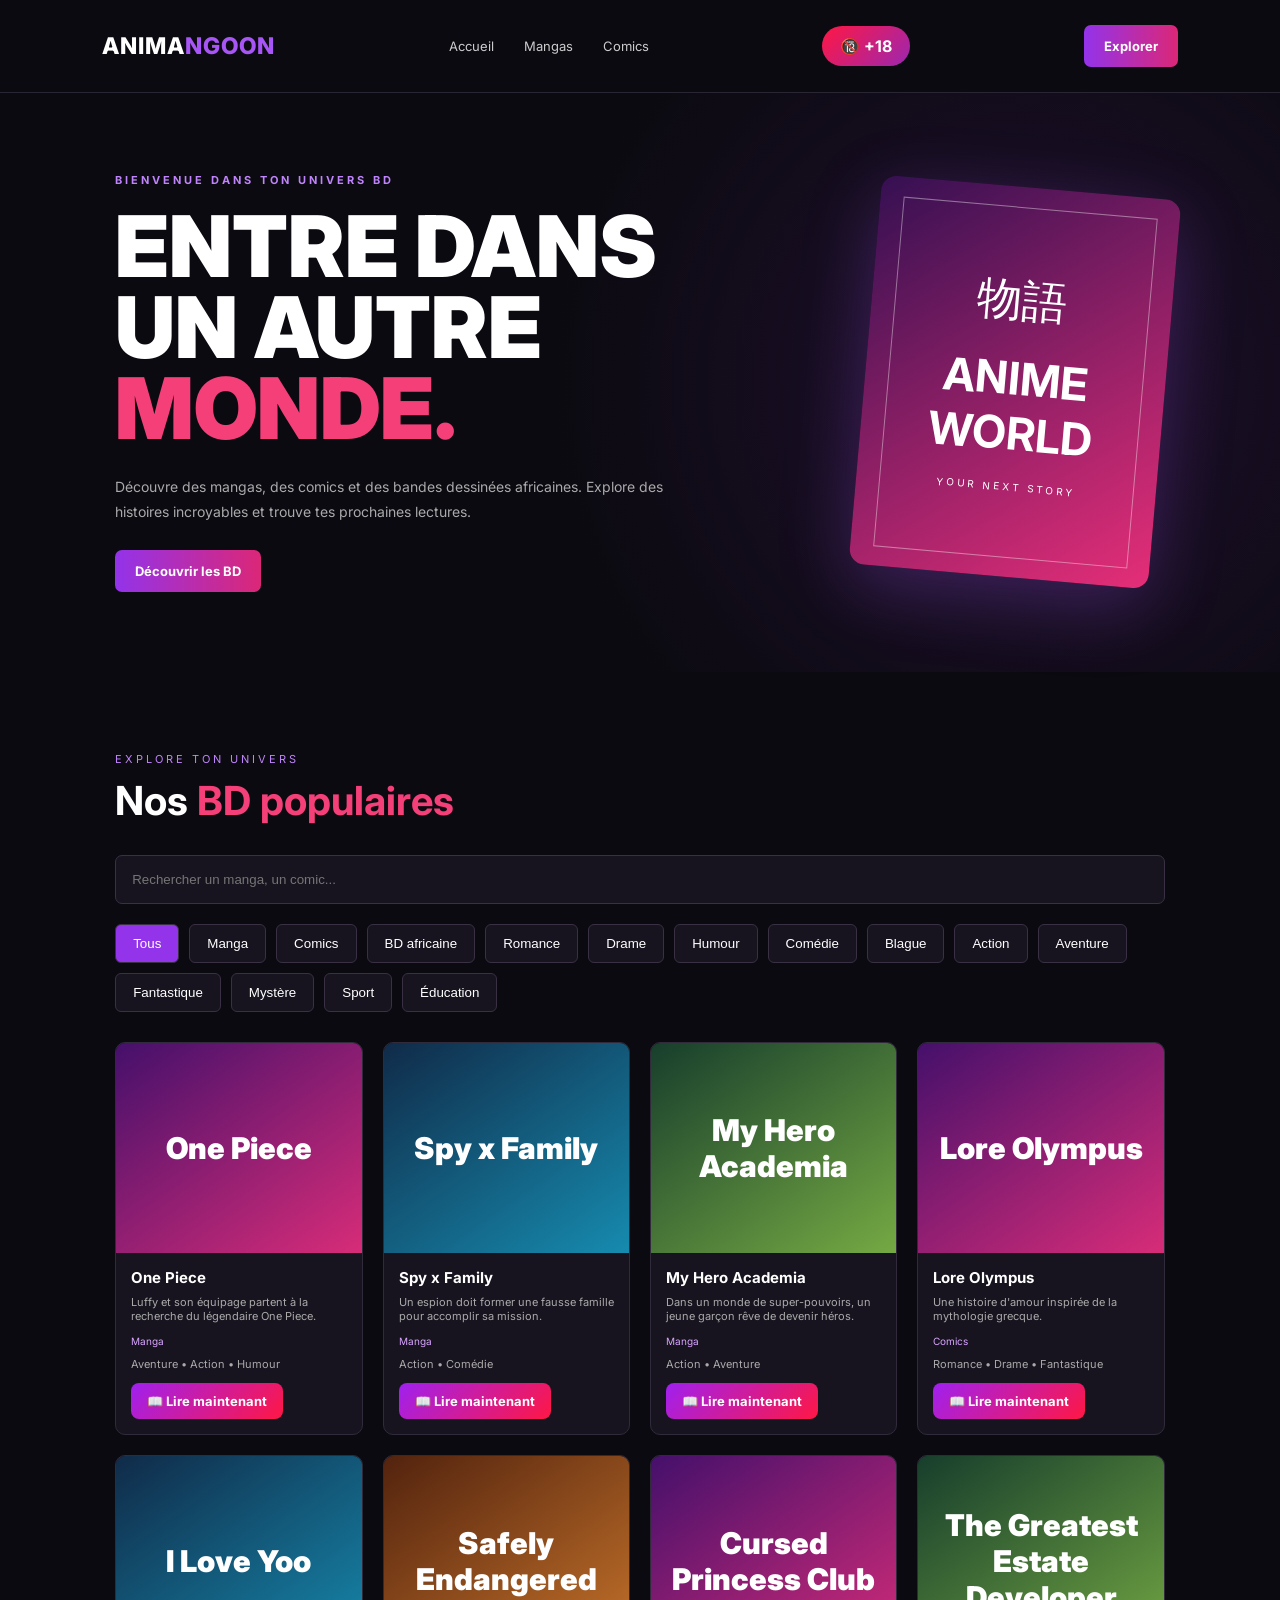
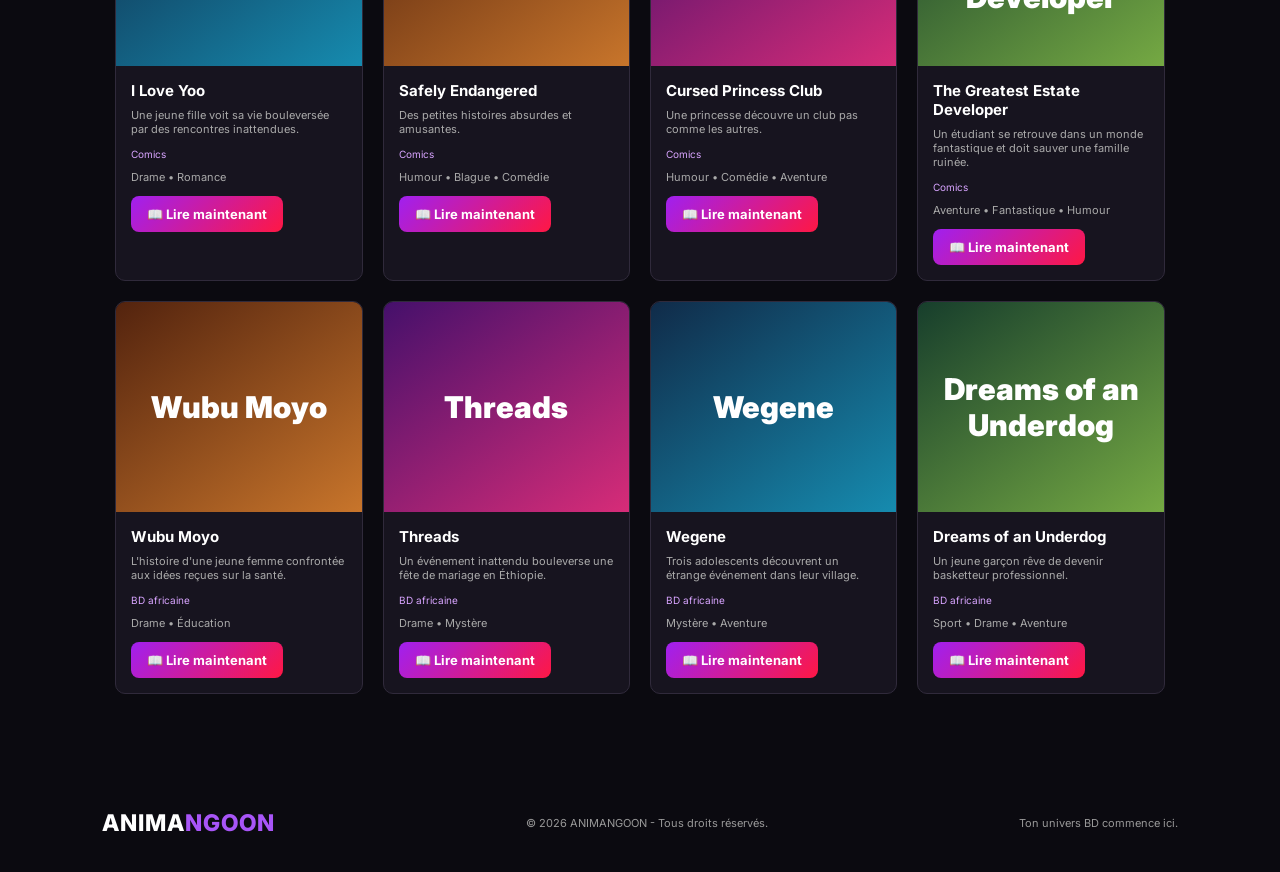
<file: index.html>
<!DOCTYPE html>
<html lang="fr">
<head>
    <meta charset="UTF-8">
    <meta name="viewport" content="width=device-width, initial-scale=1.0">
    <title>ANIMANGOON - Univers Manga & BD</title>
    <link rel="stylesheet" href="style.css">
</head>
<body>

    <header>
        <div class="logo">ANIMA<span>NGOON</span></div>

    <nav>
        <a href="#accueil">Accueil</a>
        <a href="#catalogue">Mangas</a>
        <a href="#catalogue">Comics</a>
    </nav> 
    
        <a href="adultes.html" class="btn-18">🔞 +18</a>
        <a href="#catalogue" class="btn">Explorer</a>
    </header>

    <section class="hero" id="accueil">
        <div class="hero-content">
            <p class="subtitle">BIENVENUE DANS TON UNIVERS BD</p>

            <h1>ENTRE DANS<br>UN AUTRE <span>MONDE.</span></h1>

            <p>
                Découvre des mangas, des comics et des bandes dessinées
                africaines. Explore des histoires incroyables et trouve
                tes prochaines lectures.
            </p>

            <div class="buttons">
                <a href="#catalogue" class="btn">Découvrir les BD</a>
            </div>
        </div>

        <div class="hero-image">
            <div class="anime-card">
                <span>物語</span>
                <h2>ANIME<br>WORLD</h2>
                <p>YOUR NEXT STORY</p>
            </div>
        </div>
    </section>

    <section class="catalogue" id="catalogue">

        <div class="section-title">
            <p>EXPLORE TON UNIVERS</p>
            <h2>Nos <span>BD populaires</span></h2>
        </div>

        <input type="text" id="search" placeholder="Rechercher un manga, un comic...">

        <div class="categories">
            <button class="active" data-category="Tous">Tout</button>
            <button data-category="Manga">Manga</button>
            <button data-category="Comics">Comics</button>
            <button data-category="BD africaine">BD africaine</button>
        </div>

        <div class="bd-container" id="bd-container"></div>

    </section>


    <footer>
        <div class="logo">ANIMA<span>NGOON</span></div>
        <p>© 2026 ANIMANGOON - Tous droits réservés.</p>
        <p>Ton univers BD commence ici.</p>
    </footer>

    <script src="script.js"></script>
</body>
</html>
</file>
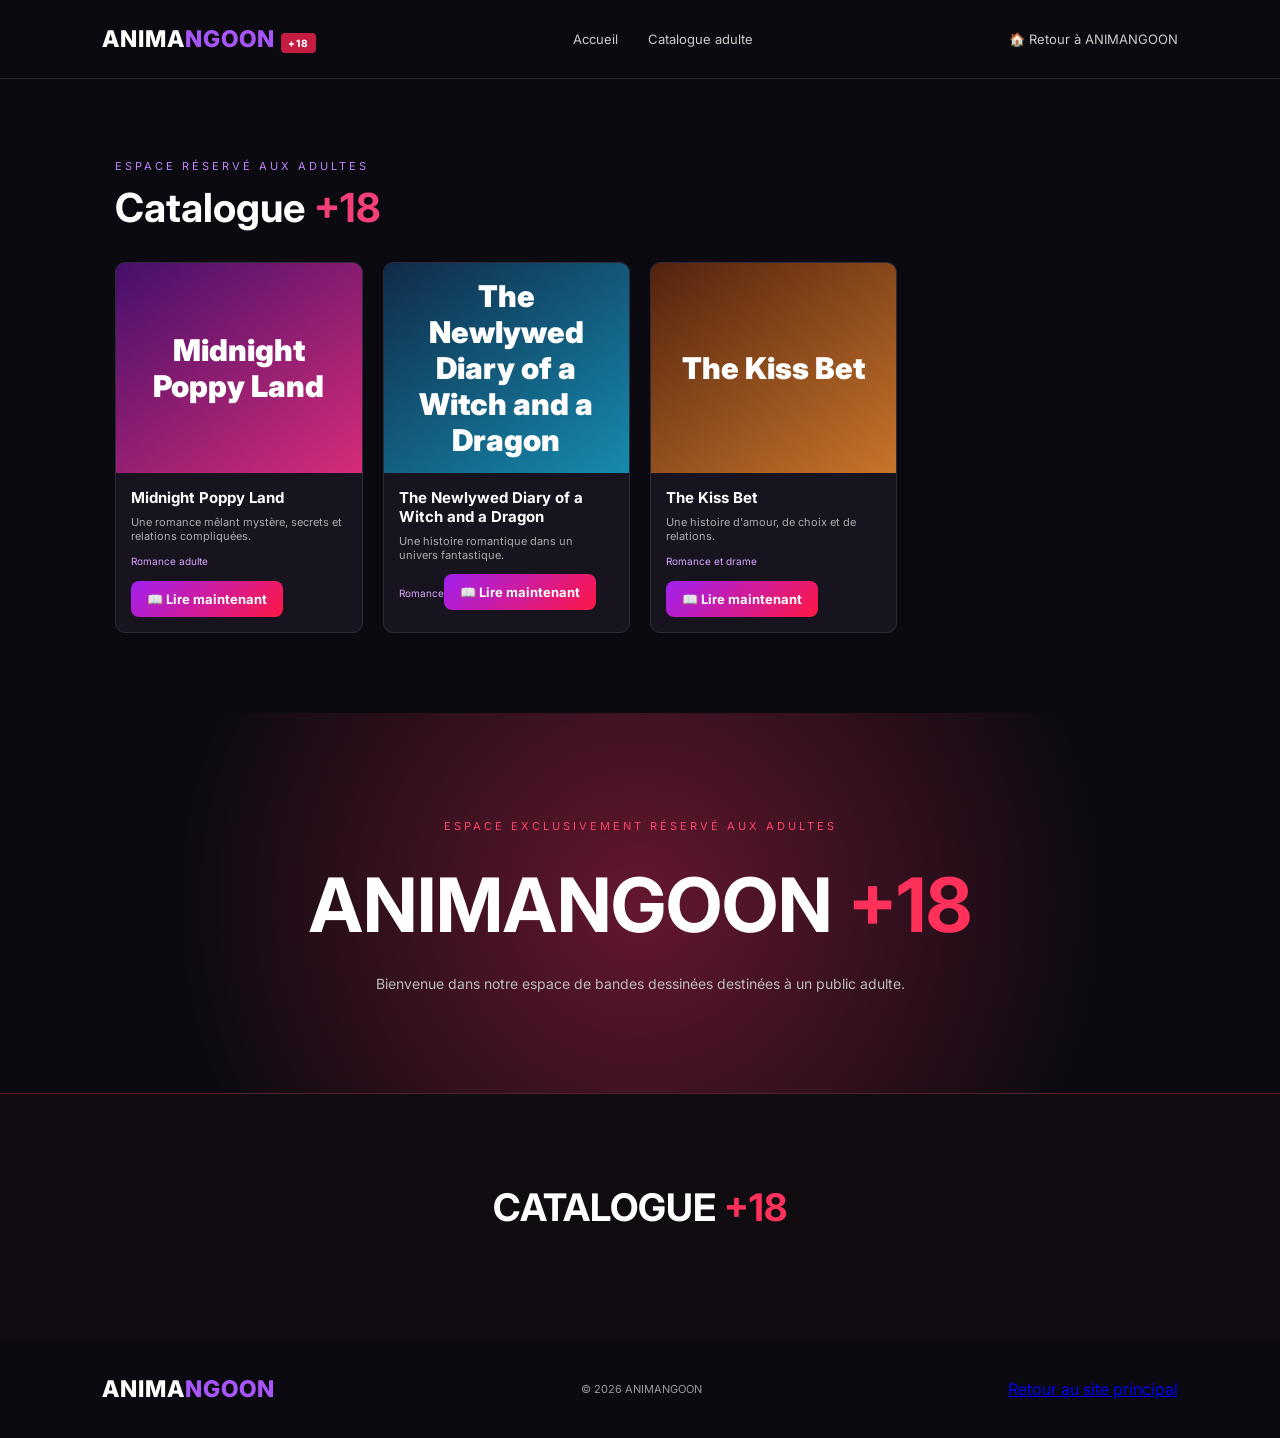
<file: adultes.html>
<!DOCTYPE html>
<html lang="fr">

<head>
    <meta charset="UTF-8">
    <meta name="viewport" content="width=device-width, initial-scale=1.0">

    <title>ANIMANGOON +18</title>

    <link rel="stylesheet" href="style.css">
</head>

<body>

    <header>

        <div class="logo">
            ANIMA<span>NGOON</span>
            <small>+18</small>
        </div>

        <nav>
            <a href="index.html">Accueil</a>
            <a href="#adultCatalog">Catalogue adulte</a>
        </nav>
        <nav>
            <a href="index.html">🏠 Retour à ANIMANGOON</a>
        </nav>

    </header>


    <section class="catalogue">
        <div class="section-title">
            <p>ESPACE RÉSERVÉ AUX ADULTES</p>
            <h2>Catalogue <span>+18</span></h2>
        </div>

        <div class="bd-container" id="adultGrid"></div>
    </section>

    <script src="adultes.js"></script>
    
    <section class="adult-page">

        <div class="adult-intro">

            <span class="adult-label">
                ESPACE EXCLUSIVEMENT RÉSERVÉ AUX ADULTES
            </span>

            <h1>
                ANIMANGOON
                <span>+18</span>
            </h1>

            <p>
                Bienvenue dans notre espace de bandes dessinées
                destinées à un public adulte.
            </p>

        </div>

    </section>

    <section class="adult-section" id="adultCatalog">

        <h2>CATALOGUE <span>+18</span></h2>

        <div class="bd-container" id="adultGrid"></div>

    </section>

    <footer>

        <div class="logo">
            ANIMA<span>NGOON</span>
        </div>

        <p>© 2026 ANIMANGOON</p>

        <a href="index.html">Retour au site principal</a>

    </footer>

    <script src="adultes.js"></script>

</body>
</html>
</file>
<file: style.css>
@import url('https://fonts.googleapis.com/css2?family=Inter:wght@400;600;700;800&display=swap');

* {
    margin: 0;
    padding: 0;
    box-sizing: border-box;
}

html {
    scroll-behavior: smooth;
}

body {
    background: #0b0a10;
    color: white;
    font-family: 'Inter', sans-serif;
}

/* HEADER */

header {
    display: flex;
    justify-content: space-between;
    align-items: center;
    padding: 25px 8%;
    border-bottom: 1px solid #292532;
}

.logo {
    font-size: 23px;
    font-weight: 800;
    letter-spacing: 1px;
}

.logo span {
    color: #a855f7;
}

nav {
    display: flex;
    gap: 30px;
}

nav a {
    color: #ccc;
    text-decoration: none;
    font-size: 13px;
}

nav a:hover {
    color: #c084fc;
}

/* BOUTONS */

.btn {
    background: linear-gradient(90deg, #9333ea, #db2777);
    color: white;
    padding: 13px 20px;
    border-radius: 7px;
    text-decoration: none;
    font-size: 13px;
    font-weight: bold;
    display: inline-block;
    border: none;
    cursor: pointer;
}

.secondary {
    background: transparent;
    border: 1px solid #75419b;
}

/* ACCUEIL */

.hero {
    min-height: 550px;
    padding: 80px 9%;
    display: flex;
    align-items: center;
    justify-content: space-between;
    gap: 40px;
    background: radial-gradient(circle at 80%, #4c1d7050, transparent 45%);
}

.hero-content {
    max-width: 550px;
}

.subtitle {
    color: #c084fc;
    font-size: 11px;
    letter-spacing: 3px;
    margin-bottom: 20px;
    font-weight: bold;
}

.hero h1 {
    font-size: clamp(48px, 7vw, 85px);
    line-height: 0.95;
    font-weight: 900;
    margin-bottom: 25px;
}

.hero h1 span,
.section-title span,
.partners h2 span {
    color: #f43f78;
}

.hero-content > p:not(.subtitle) {
    color: #aaa;
    line-height: 1.8;
    font-size: 14px;
    margin-bottom: 25px;
}

.buttons {
    display: flex;
    gap: 12px;
    flex-wrap: wrap;
}

/* CARTE VISUELLE */

.hero-image {
    width: 300px;
    height: 390px;
    background: linear-gradient(145deg, #351052, #e52e78);
    border-radius: 15px;
    display: flex;
    justify-content: center;
    align-items: center;
    transform: rotate(5deg);
    box-shadow: 0 20px 70px #a855f744;
}

.anime-card {
    text-align: center;
    border: 1px solid #ffffff66;
    width: 85%;
    height: 90%;
    display: flex;
    flex-direction: column;
    justify-content: center;
    align-items: center;
}

.anime-card span {
    font-size: 45px;
}

.anime-card h2 {
    font-size: 45px;
    margin: 20px 0;
}

.anime-card p {
    font-size: 10px;
    letter-spacing: 3px;
}

/* CATALOGUE */

.catalogue {
    padding: 80px 9%;
}

.section-title {
    margin-bottom: 30px;
}

.section-title p {
    color: #c084fc;
    font-size: 11px;
    letter-spacing: 3px;
    margin-bottom: 10px;
}

.section-title h2,
.partners h2 {
    font-size: 40px;
    margin-bottom: 25px;
}

#search {
    width: 100%;
    padding: 16px;
    background: #17141f;
    border: 1px solid #393044;
    border-radius: 7px;
    color: white;
    outline: none;
    margin-bottom: 20px;
}

#search:focus {
    border-color: #a855f7;
}

.categories {
    display: flex;
    gap: 10px;
    flex-wrap: wrap;
    margin-bottom: 30px;
}

.categories button {
    padding: 11px 17px;
    background: #17141f;
    border: 1px solid #393044;
    color: white;
    border-radius: 6px;
    cursor: pointer;
}

.categories button.active,
.categories button:hover {
    background: #9333ea;
}

/* CARTES BD */

.bd-container {
    display: grid;
    grid-template-columns: repeat(4, 1fr);
    gap: 20px;
}

.bd-card {
    background: #17141f;
    border: 1px solid #302a3b;
    border-radius: 10px;
    overflow: hidden;
    cursor: pointer;
    transition: 0.3s;
}

.bd-card:hover {
    transform: translateY(-7px);
    border-color: #a855f7;
}

.bd-cover {
    height: 210px;
    display: flex;
    justify-content: center;
    align-items: center;
    font-size: 30px;
    font-weight: 900;
    text-align: center;
    padding: 15px;
}

.purple {
    background: linear-gradient(145deg, #45106b, #d72c78);
}

.blue {
    background: linear-gradient(145deg, #102b49, #168baf);
}

.orange {
    background: linear-gradient(145deg, #53230e, #c8752b);
}

.green {
    background: linear-gradient(145deg, #173e2c, #75a943);
}

.bd-info {
    padding: 15px;
}

.bd-info h3 {
    font-size: 15px;
    margin-bottom: 8px;
}

.bd-info p {
    color: #aaa;
    font-size: 11px;
}

.tag {
    display: inline-block;
    margin-top: 12px;
    color: #d8a4ff;
    font-size: 10px;
}

/* ESPACE ADULTES */

.adult-section {
    padding: 80px 9%;
    background: linear-gradient(135deg, #180b12, #09090d);
    border-top: 1px solid #51202f;
}

.adult-content {
    text-align: center;
    padding: 50px 20px;
}

.adult-label {
    color: #ff426b;
    font-size: 11px;
    letter-spacing: 3px;
}

.adult-section h2 {
    font-size: 45px;
    margin: 20px 0;
}

.adult-section h2 span {
    color: #ff315b;
}

.adult-content p {
    color: #aaa;
    margin-bottom: 25px;
}

.adult-button {
    padding: 15px 25px;
    background: #c51d42;
    color: white;
    border: none;
    border-radius: 7px;
    font-weight: bold;
    cursor: pointer;
}

.adult-button:hover {
    background: #f02c59;
}

.adult-catalog {
    margin-top: 40px;
}

.adult-catalog .bd-container {
    margin-top: 30px;
}

/* FENÊTRE DE MAJORITÉ */

.adult-overlay {
    position: fixed;
    inset: 0;
    background: rgba(0,0,0,0.95);
    display: none;
    justify-content: center;
    align-items: center;
    z-index: 1000;
    padding: 20px;
}

.adult-overlay.show {
    display: flex;
}

.adult-modal {
    background: #191119;
    border: 1px solid #d52d52;
    padding: 35px;
    border-radius: 12px;
    text-align: center;
    max-width: 420px;
    width: 100%;
}

.adult-modal h2 {
    color: #ff426b;
    margin-bottom: 20px;
}

.adult-modal p {
    color: #ccc;
    margin-bottom: 20px;
    line-height: 1.7;
}

.adult-modal button {
    width: 100%;
    padding: 13px;
    margin: 7px 0;
    border: none;
    border-radius: 6px;
    cursor: pointer;
    font-weight: bold;
}

#confirmAge {
    background: #c51d42;
    color: white;
}

#denyAge {
    background: #39313b;
    color: white;
}

[hidden] {
    display: none !important;
}

@media(max-width: 600px) {
    .adult-section h2 {
        font-size: 34px;
    }
}

/* FOOTER */

footer {
    padding: 35px 8%;
    display: flex;
    justify-content: space-between;
    align-items: center;
    gap: 15px;
    flex-wrap: wrap;
}

footer p {
    color: #999;
    font-size: 11px;
}

/* RESPONSIVE */

@media (max-width: 850px) {
    .hero {
        flex-direction: column;
        text-align: center;
    }

    .buttons {
        justify-content: center;
    }

    .hero-image {
        margin: 30px auto;
    }

    .bd-container {
        grid-template-columns: repeat(2, 1fr);
    }

    header nav {
        display: none;
    }
}

@media (max-width: 480px) {
    .hero h1 {
        font-size: 50px;
    }

    .hero-image {
        width: 230px;
        height: 300px;
    }

    .bd-cover {
        height: 150px;
        font-size: 22px;
    }

    .section-title h2,
    .partners h2 {
        font-size: 30px;
    }
}

/* PAGE ADULTES */

.logo small {
    background: #c51d42;
    padding: 4px 7px;
    border-radius: 4px;
    font-size: 10px;
}

.adult-page {
    min-height: 380px;
    display: flex;
    align-items: center;
    justify-content: center;
    text-align: center;
    padding: 50px 20px;

    background:
    radial-gradient(circle, #64172e, #0b0a10 70%);
}

.adult-intro h1 {
    font-size: clamp(45px, 7vw, 75px);
    margin: 25px 0;
}

.adult-intro h1 span {
    color: #ff315b;
}

.adult-intro p {
    color: #bbb;
    font-size: 14px;
}

.adult-section {
    padding: 70px 9%;
    background: #100c12;
}

.adult-section h2 {
    text-align: center;
    font-size: 38px;
    margin-bottom: 40px;
}

.adult-section h2 span {
    color: #ff315b;
}

.btn-18 {
    background: linear-gradient(135deg, #ff1744, #9c27b0);
    color: white !important;
    padding: 10px 18px;
    border-radius: 25px;
    font-weight: bold;
    text-decoration: none;
    transition: 0.3s;
}

.btn-18:hover {
    transform: scale(1.08);
    box-shadow: 0 0 15px #ff1744;
}

.lire-btn {
    display: inline-block;
    margin-top: 12px;
    text-decoration: none;
    color: white;
    background: linear-gradient(135deg, #a020f0, #ff1744);
    padding: 10px 16px;
    border-radius: 8px;
    font-weight: bold;
    transition: 0.3s;
}

.lire-btn:hover {
    transform: scale(1.05);
    box-shadow: 0 0 12px #a020f0;
}

.bd-genres {
    font-size: 12px;
    color: #c5a9e8;
    margin-top: 8px;
}
</file>
